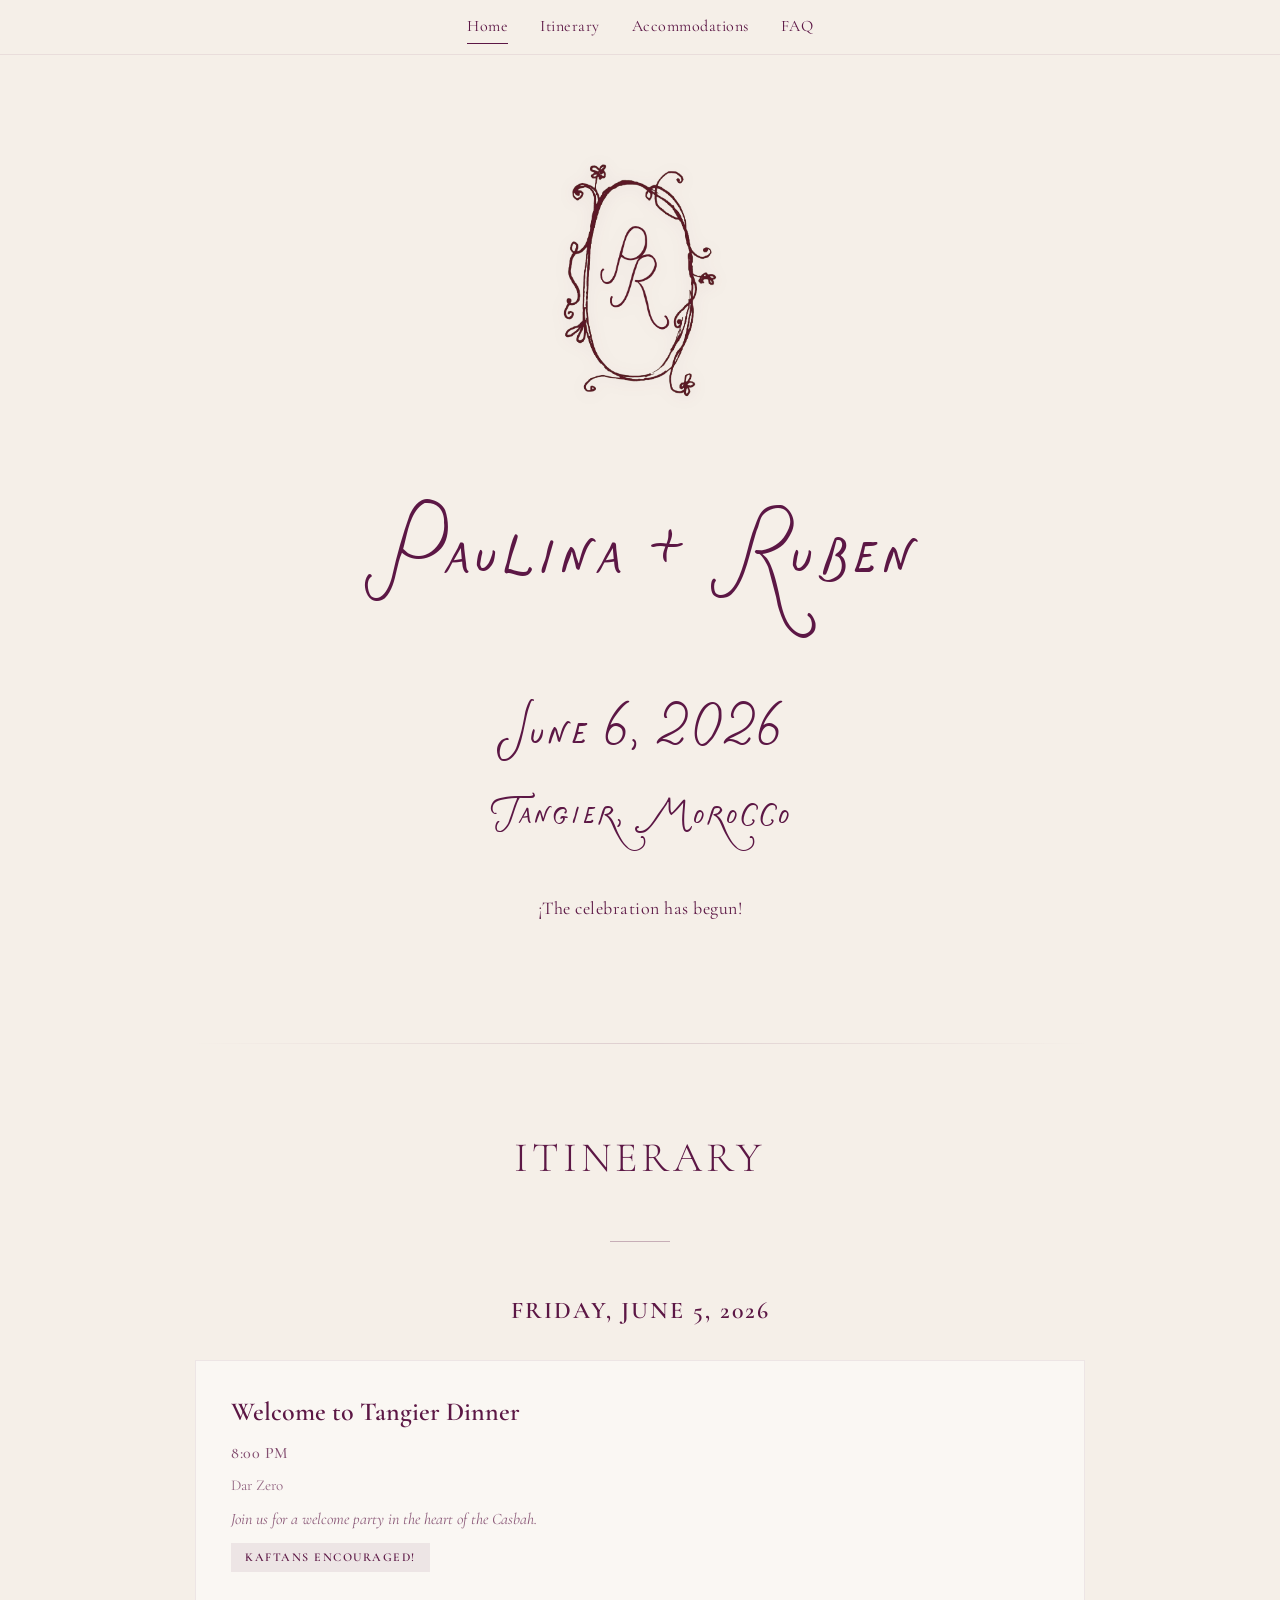
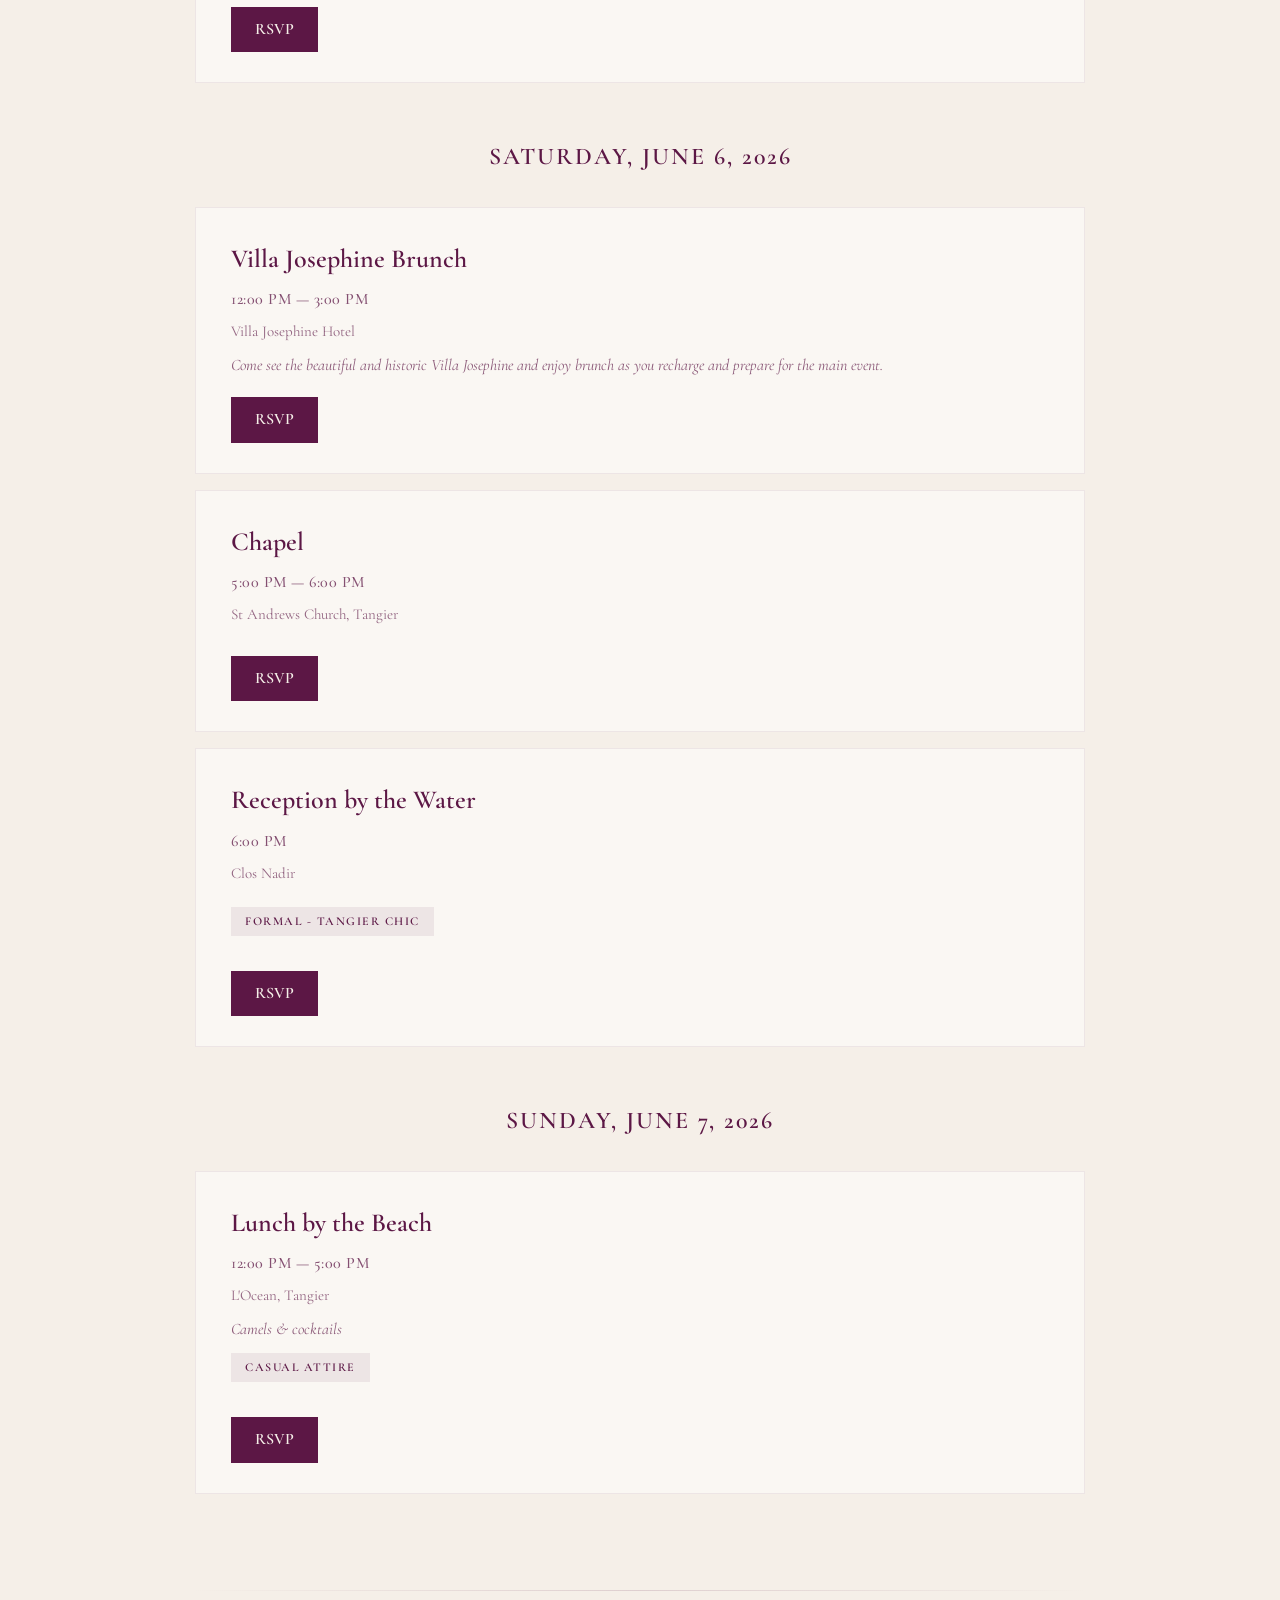
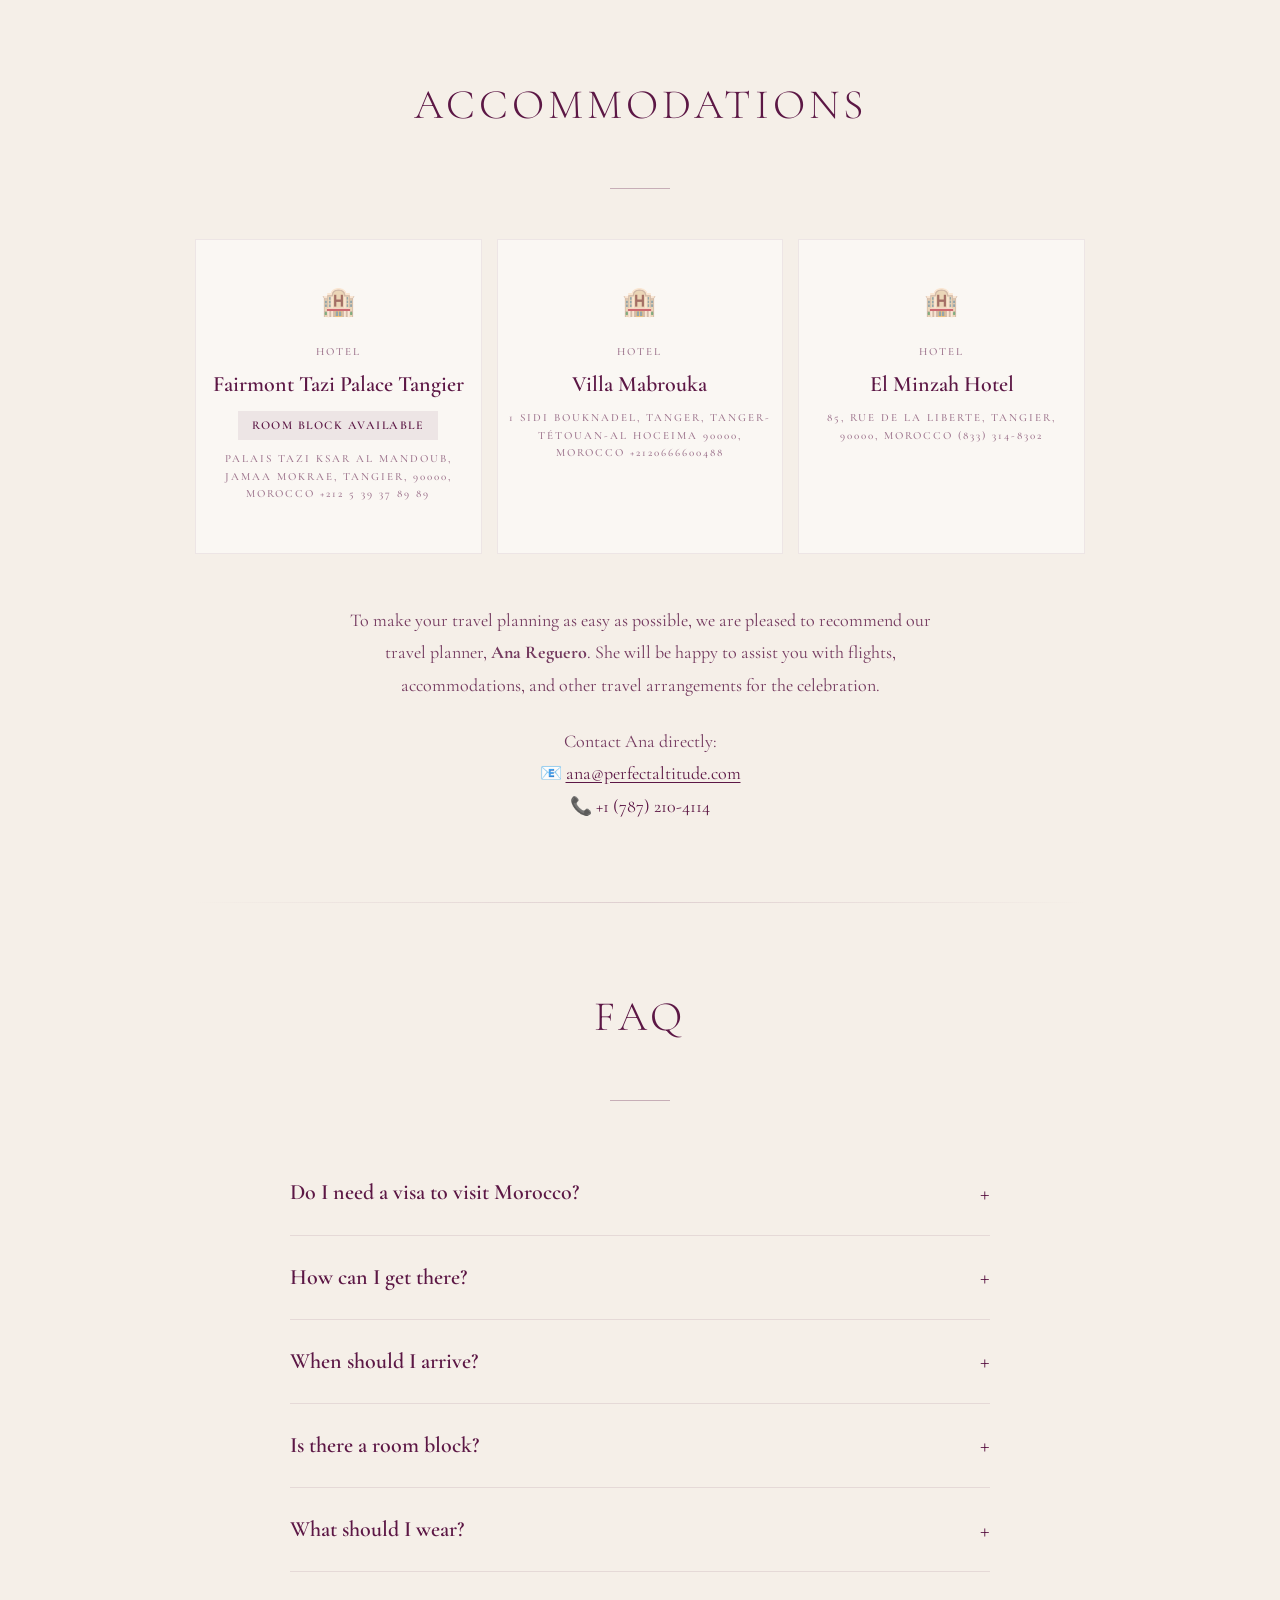
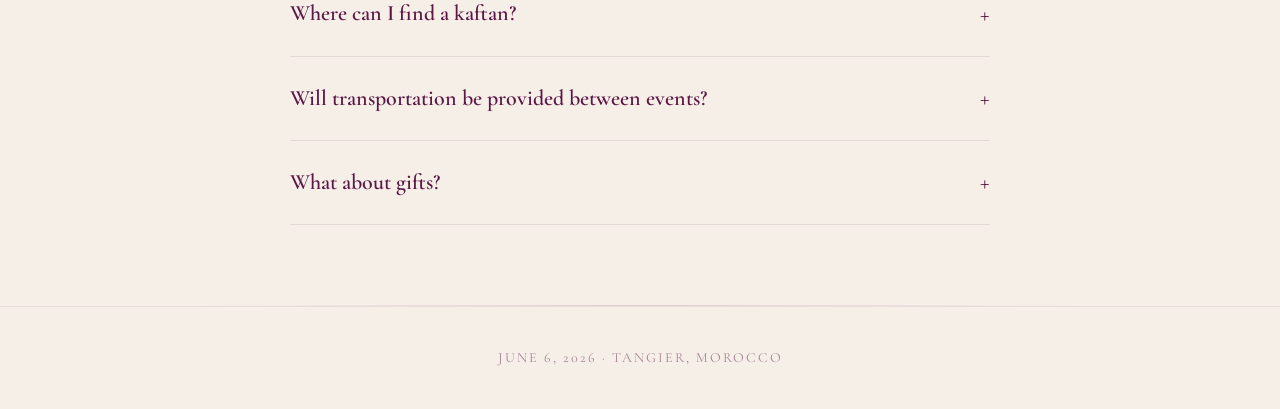
<file: index.html>
<!DOCTYPE html>
<html lang="es">

<head>
    <meta charset="UTF-8">
    <meta name="viewport" content="width=device-width, initial-scale=1.0">
    <title>Paulina & Ruben — June 6, 2026 · Tangier, Morocco</title>
    <meta name="description"
        content="The wedding website of Paulina Cuevas and Ruben Moreno. June 6, 2026 — Tangier, Morocco.">
    <meta property="og:title" content="Paulina & Ruben — June 6, 2026 · Tangier, Morocco">
    <meta property="og:description" content="The wedding website of Paulina Cuevas and Ruben Moreno. June 6, 2026 — Tangier, Morocco.">
    <meta property="og:image" content="https://ajratoni.github.io/paulinaandruben/socialsharing.png">
    <meta property="og:url" content="https://ajratoni.github.io/paulinaandruben/">
    <meta property="og:type" content="website">
    <meta name="twitter:card" content="summary_large_image">
    <meta name="twitter:image" content="https://ajratoni.github.io/paulinaandruben/socialsharing.png">
    <link rel="icon" type="image/png" href="favicon.png">
    <link
        href="https://fonts.googleapis.com/css2?family=Cormorant+Garamond:ital,wght@0,300;0,400;0,500;0,600;0,700;1,400;1,500&display=swap"
        rel="stylesheet">
    <style>
        @font-face {
            font-family: 'Lovers in New York';
            src: url('Lovers in New York.ttf') format('truetype');
            font-weight: normal;
            font-style: normal;
            font-display: swap;
        }

        /* ===== RESET & BASE ===== */
        *,
        *::before,
        *::after {
            margin: 0;
            padding: 0;
            box-sizing: border-box;
        }

        html {
            scroll-behavior: smooth;
            scroll-padding-top: 80px;
        }

        body {
            font-family: 'Cormorant Garamond', serif;
            background-color: rgb(245, 239, 232);
            color: rgb(92, 23, 69);
            min-height: 100vh;
            line-height: 1.6;
            -webkit-font-smoothing: antialiased;
        }

        /* ===== NAVIGATION (STICKY) ===== */
        header {
            position: sticky;
            top: 0;
            z-index: 100;
            background-color: rgba(245, 239, 232, 0.95);
            backdrop-filter: blur(12px);
            -webkit-backdrop-filter: blur(12px);
            border-bottom: 1px solid rgba(92, 23, 69, 0.08);
            transition: box-shadow 0.3s ease;
        }

        header.scrolled {
            box-shadow: 0 2px 20px rgba(92, 23, 69, 0.06);
        }

        .header-inner {
            max-width: 1000px;
            margin: 0 auto;
            display: flex;
            align-items: center;
            justify-content: center;
            padding: 14px 30px;
        }

        .header-logo {
            font-family: 'Lovers in New York', cursive;
            font-size: 22px;
            font-weight: 700;
            color: rgb(92, 23, 69);
            text-decoration: none;
            white-space: nowrap;
        }

        nav {
            display: flex;
            gap: 32px;
            align-items: center;
            flex-wrap: wrap;
            justify-content: center;
        }

        nav a {
            text-decoration: none;
            color: rgb(92, 23, 69);
            font-size: 16px;
            font-weight: 400;
            letter-spacing: 0.5px;
            transition: opacity 0.3s ease;
            position: relative;
        }

        nav a::after {
            content: '';
            position: absolute;
            bottom: -4px;
            left: 0;
            width: 0;
            height: 1px;
            background-color: rgb(92, 23, 69);
            transition: width 0.3s ease;
        }

        nav a:hover::after,
        nav a.active::after {
            width: 100%;
        }

        nav a:hover {
            opacity: 0.75;
        }

        /* Mobile menu toggle */
        .menu-toggle {
            display: none;
            background: none;
            border: none;
            cursor: pointer;
            padding: 8px;
            color: rgb(92, 23, 69);
        }

        .menu-toggle span {
            display: block;
            width: 22px;
            height: 2px;
            margin: 5px 0;
            background-color: rgb(92, 23, 69);
            transition: all 0.3s ease;
        }

        /* ===== SECTION BASE ===== */
        section {
            max-width: 900px;
            margin: 0 auto;
            padding: 80px 5px;
        }

        .section-title {
            font-family: 'Cormorant Garamond', serif;
            font-size: 42px;
            font-weight: 300;
            letter-spacing: 4px;
            text-transform: uppercase;
            margin-bottom: 50px;
            text-align: center;
            color: rgb(92, 23, 69);
        }

        .divider {
            width: 60px;
            height: 1px;
            background-color: rgba(92, 23, 69, 0.3);
            margin: 0 auto 50px;
        }

        .section-divider {
            width: 100%;
            max-width: 900px;
            margin: 0 auto;
            height: 1px;
            background: linear-gradient(90deg, transparent, rgba(92, 23, 69, 0.15), transparent);
        }

        /* ===== HERO / HOME ===== */
        #home {
            text-align: center;
            padding: 100px 40px 80px;
            min-height: calc(100vh - 60px);
            display: flex;
            flex-direction: column;
            align-items: center;
            justify-content: center;
        }

        .monogram {
            margin-bottom: 50px;
            animation: fadeInDown 1s ease 0.2s both;
        }

        .monogram img {
            width: 180px;
            height: auto;
            max-width: 100%;
            filter: drop-shadow(0 2px 8px rgba(92, 23, 69, 0.08));
        }

        .hero-names {
            font-family: 'Lovers in New York', cursive;
            font-size: 52px;
            font-weight: 400;
            color: rgb(92, 23, 69);
            padding: 15px 20px 20px;
            margin-bottom: 45px;
            line-height: 3;
            letter-spacing: 1px;
            overflow: visible;
            -webkit-text-size-adjust: 100%;
            -webkit-font-smoothing: antialiased;
            text-rendering: optimizeLegibility;
            -webkit-text-rendering: optimizeLegibility;
            transform: translateZ(0);
            animation: fadeInUp 1s ease 0.4s both;
        }

        .hero-date {
            font-family: 'Lovers in New York', cursive;
            font-size: 34px;
            font-weight: 400;
            color: rgb(92, 23, 69);
            line-height: 2;
            margin-bottom: 8px;
            letter-spacing: 1px;
            -webkit-font-smoothing: antialiased;
            text-rendering: optimizeLegibility;
            -webkit-text-rendering: optimizeLegibility;
            transform: translateZ(0);
            animation: fadeInUp 1s ease 0.6s both;
        }

        .hero-location {
            font-family: 'Lovers in New York', cursive;
            font-size: 26px;
            font-weight: 400;
            line-height: 3;
            color: rgb(92, 23, 69);
            margin-bottom: 40px;
            letter-spacing: 1px;
            -webkit-font-smoothing: antialiased;
            text-rendering: optimizeLegibility;
            -webkit-text-rendering: optimizeLegibility;
            transform: translateZ(0);
            animation: fadeInUp 1s ease 0.7s both;
        }

        .countdown {
            font-size: 18px;
            color: rgb(92, 23, 69);
            margin-bottom: 40px;
            letter-spacing: 0.5px;
            font-weight: 400;
            animation: fadeInUp 1s ease 0.8s both;
        }

        /* ===== BUTTONS ===== */
        .btn-primary {
            display: inline-block;
            background-color: rgb(92, 23, 69);
            color: rgb(245, 239, 232);
            border: none;
            padding: 14px 60px;
            font-size: 14px;
            font-family: 'Cormorant Garamond', serif;
            cursor: pointer;
            letter-spacing: 3px;
            text-transform: uppercase;
            font-weight: 600;
            transition: all 0.3s ease;
            text-decoration: none;
            animation: fadeInUp 1s ease 1s both;
        }

        .btn-primary:hover {
            background-color: rgb(72, 15, 53);
            transform: translateY(-1px);
            box-shadow: 0 4px 15px rgba(92, 23, 69, 0.2);
        }

        .btn-calendar {
            display: inline-block;
            background-color: rgb(92, 23, 69);
            color: rgb(245, 239, 232);
            border: none;
            padding: 10px 24px;
            font-size: 16px;
            font-family: 'Cormorant Garamond', serif;
            font-weight: 600;
            text-decoration: none;
            cursor: pointer;
            margin-top: 20px;
            transition: all 0.3s ease;
        }

        .btn-calendar:hover {
            background-color: rgb(72, 15, 53);
            transform: translateY(-1px);
            box-shadow: 0 4px 15px rgba(92, 23, 69, 0.2);
        }

        /* ===== RSVP SECTION ===== */
        #rsvp {
            text-align: center;
        }

        .rsvp-description {
            font-size: 20px;
            line-height: 1.8;
            max-width: 600px;
            margin: 0 auto 40px;
            font-weight: 400;
            color: rgba(92, 23, 69, 0.85);
        }

        .rsvp-form {
            max-width: 480px;
            margin: 0 auto;
            display: flex;
            flex-direction: column;
            gap: 20px;
        }

        .rsvp-form input {
            font-family: 'Cormorant Garamond', serif;
            font-size: 18px;
            padding: 14px 20px;
            border: 1px solid rgba(92, 23, 69, 0.2);
            background: rgba(255, 255, 255, 0.5);
            color: rgb(92, 23, 69);
            outline: none;
            transition: border-color 0.3s ease, box-shadow 0.3s ease;
            letter-spacing: 0.5px;
        }

        .rsvp-form input::placeholder {
            color: rgba(92, 23, 69, 0.4);
        }

        .rsvp-form input:focus {
            border-color: rgb(92, 23, 69);
            box-shadow: 0 0 0 3px rgba(92, 23, 69, 0.06);
        }

        .rsvp-form .btn-primary {
            animation: none;
            align-self: center;
        }

        /* ===== ITINERARY SECTION ===== */
        #itinerary {
            text-align: center;
        }

        .day-group {
            margin-bottom: 55px;
        }

        .day-group:last-child {
            margin-bottom: 0;
        }

        .day-date {
            font-family: 'Cormorant Garamond', serif;
            font-size: 24px;
            font-weight: 600;
            letter-spacing: 2px;
            text-transform: uppercase;
            margin-bottom: 30px;
            color: rgb(92, 23, 69);
        }

        .event-card {
            background: rgba(255, 255, 255, 0.45);
            border: 1px solid rgba(92, 23, 69, 0.08);
            padding: 30px 35px;
            margin-bottom: 16px;
            transition: all 0.3s ease;
            text-align: left;
        }

        .event-card:hover {
            background: rgba(255, 255, 255, 0.7);
            border-color: rgba(92, 23, 69, 0.15);
            box-shadow: 0 4px 20px rgba(92, 23, 69, 0.05);
        }

        .event-name {
            font-family: 'Cormorant Garamond', serif;
            font-size: 26px;
            font-weight: 600;
            margin-bottom: 8px;
            color: rgb(92, 23, 69);
        }

        .event-time {
            font-size: 16px;
            font-weight: 500;
            margin-bottom: 6px;
            letter-spacing: 0.5px;
            color: rgba(92, 23, 69, 0.75);
        }

        .event-location {
            font-size: 15px;
            color: rgba(92, 23, 69, 0.65);
            margin-bottom: 10px;
        }

        .event-location a {
            color: rgba(92, 23, 69, 0.65);
            text-decoration: underline;
            text-underline-offset: 3px;
            transition: color 0.3s ease;
        }

        .event-location a:hover {
            color: rgb(92, 23, 69);
        }

        .event-note {
            font-style: italic;
            font-size: 16px;
            color: rgba(92, 23, 69, 0.7);
            margin-top: 10px;
            line-height: 1.5;
        }

        .event-tag {
            display: inline-block;
            font-size: 12px;
            letter-spacing: 1.5px;
            text-transform: uppercase;
            font-weight: 600;
            padding: 5px 14px;
            background: rgba(92, 23, 69, 0.08);
            color: rgb(92, 23, 69);
            margin-top: 12px;
        }

        /* ===== ACCOMMODATIONS SECTION ===== */
        #accommodations {
            text-align: center;
        }

        .hotels-grid {
            display: grid;
            grid-template-columns: repeat(3, 1fr);
            gap: 15px;
        }

        .hotel-card {
            background: rgba(255, 255, 255, 0.45);
            border: 1px solid rgba(92, 23, 69, 0.08);
            padding: 40px 10px;
            transition: all 0.3s ease;
            display: flex;
            flex-direction: column;
            align-items: center;
            text-align: center;
            text-decoration: none;
            color: rgb(92, 23, 69);
        }

        .hotel-card:hover {
            background: rgba(255, 255, 255, 0.7);
            border-color: rgba(92, 23, 69, 0.15);
            box-shadow: 0 6px 25px rgba(92, 23, 69, 0.06);
            transform: translateY(-3px);
        }

        .hotel-icon {
            font-size: 28px;
            margin-bottom: 18px;
            opacity: 0.6;
        }

        .hotel-label {
            font-size: 11px;
            letter-spacing: 2px;
            text-transform: uppercase;
            font-weight: 500;
            opacity: 0.6;
            margin-bottom: 10px;
        }

        .hotel-name {
            font-family: 'Cormorant Garamond', serif;
            font-size: 22px;
            font-weight: 600;
            color: rgb(92, 23, 69);
            line-height: 1.3;
        }

        .hotel-address {
            font-size: 11px;
            letter-spacing: 2px;
            text-transform: uppercase;
            font-weight: 500;
            opacity: 0.6;
            margin-top: 10px;
            margin-bottom: 10px;
        }

        /* ===== FAQ SECTION ===== */
        #faqs {
            text-align: center;
        }

        .faq-list {
            max-width: 700px;
            margin: 0 auto;
            text-align: left;
        }

        .faq-item {
            border-bottom: 1px solid rgba(92, 23, 69, 0.1);
            overflow: hidden;
        }

        .faq-question {
            font-family: 'Cormorant Garamond', serif;
            font-size: 22px;
            font-weight: 600;
            padding: 24px 40px 24px 0;
            cursor: pointer;
            display: flex;
            justify-content: space-between;
            align-items: center;
            color: rgb(92, 23, 69);
            transition: opacity 0.3s ease;
            user-select: none;
            position: relative;
        }

        .faq-question:hover {
            opacity: 0.75;
        }

        .faq-question::after {
            content: '+';
            font-size: 24px;
            font-weight: 300;
            position: absolute;
            right: 0;
            transition: transform 0.3s ease;
        }

        .faq-item.open .faq-question::after {
            transform: rotate(45deg);
        }

        .faq-answer {
            max-height: 0;
            overflow: hidden;
            transition: max-height 0.4s ease, padding 0.4s ease;
        }

        .faq-item.open .faq-answer {
            max-height: 1200px;
            padding-bottom: 24px;
        }

        .faq-answer-inner {
            font-size: 17px;
            line-height: 1.8;
            color: rgba(92, 23, 69, 0.78);
            padding-right: 40px;
        }

        .faq-answer-inner a {
            color: rgb(92, 23, 69);
            text-decoration: underline;
            text-underline-offset: 3px;
        }



        /* ===== FOOTER ===== */
        footer {
            text-align: center;
            padding: 40px 30px;
            border-top: 1px solid rgba(92, 23, 69, 0.08);
        }

        .footer-names {
            font-family: 'Lovers in New York', cursive;
            font-size: 28px;
            font-weight: 700;
            color: rgb(92, 23, 69);
            margin-bottom: 10px;
        }

        .footer-date {
            font-size: 14px;
            letter-spacing: 2px;
            text-transform: uppercase;
            font-weight: 400;
            color: rgba(92, 23, 69, 0.5);
        }

        /* ===== ANIMATIONS ===== */
        @keyframes fadeInUp {
            from {
                opacity: 0;
                transform: translateY(20px) translateZ(0);
            }

            to {
                opacity: 1;
                transform: translateY(0) translateZ(0);
            }
        }

        @keyframes fadeInDown {
            from {
                opacity: 0;
                transform: translateY(-20px);
            }

            to {
                opacity: 1;
                transform: translateY(0);
            }
        }

        /* ===== RESPONSIVE ===== */
        @media (max-width: 768px) {
            html {
                scroll-padding-top: 70px;
            }

            .header-inner {
                padding: 12px 20px;
                justify-content: flex-end;
            }

            .menu-toggle {
                display: block;
            }

            nav {
                display: none;
                position: absolute;
                top: 100%;
                left: 0;
                right: 0;
                background-color: rgba(245, 239, 232, 0.98);
                backdrop-filter: blur(12px);
                flex-direction: column;
                padding: 20px 30px 30px;
                gap: 18px;
                border-bottom: 1px solid rgba(92, 23, 69, 0.08);
            }

            nav.open {
                display: flex;
            }

            section {
                padding: 60px 24px;
            }

            #home {
                padding: 80px 24px 60px;
                min-height: auto;
            }

            .hero-names {
                font-size: 36px;
            }

            .hero-date {
                font-size: 26px;
                line-height: 2.5;
            }

            .hero-location {
                font-size: 20px;
            }

            .section-title {
                font-size: 32px;
                letter-spacing: 3px;
            }

            .monogram img {
                width: 100px;
            }



            .hotels-grid {
                grid-template-columns: 1fr;
                gap: 16px;
            }

            .event-card {
                padding: 24px 20px;
            }

            .faq-question {
                font-size: 19px;
                padding: 20px 35px 20px 0;
            }

            .faq-answer-inner {
                font-size: 16px;
                padding-right: 20px;
            }
        }

        @media (max-width: 480px) {
            .hero-names {
                font-size: 28px;
            }

            .btn-primary {
                padding: 12px 40px;
            }
        }
    </style>
</head>

<body>
    <!-- ===== HEADER / NAVIGATION ===== -->
    <header id="header">
        <div class="header-inner">
            <button class="menu-toggle" id="menuToggle" aria-label="Toggle menu">
                <span></span>
                <span></span>
                <span></span>
            </button>
            <nav id="mainNav">
                <a href="#home">Home</a>
                <a href="#itinerary">Itinerary</a>
                <a href="#accommodations">Accommodations</a>
                <a href="#faqs">FAQ</a>
            </nav>
        </div>
    </header>

    <!-- ===== HOME ===== -->
    <section id="home">
        <div class="monogram">
            <img src="PR.png" alt="Monograma PR">
        </div>
        <div class="hero-names">Paulina + Ruben</div>
        <div class="hero-date">June 6, 2026</div>
        <div class="hero-location">Tangier, Morocco</div>
        <div class="countdown" id="countdown">
            <!-- Countdown loads here -->
        </div>
    </section>

    <div class="section-divider"></div>

    <!-- ===== ITINERARY ===== -->
    <section id="itinerary">
        <h2 class="section-title">Itinerary</h2>
        <div class="divider"></div>

        <!-- Friday -->
        <div class="day-group">
            <div class="day-date">Friday, June 5, 2026</div>
            <div class="event-card">
                <div class="event-name">Welcome to Tangier Dinner</div>
                <div class="event-time">8:00 PM</div>
                <div class="event-location">Dar Zero</div>
                <p class="event-note">Join us for a welcome party in the heart of the Casbah.</p>
                <div style="margin-bottom: 15px;">
                    <span class="event-tag">Kaftans encouraged!</span>
                </div>
                <a href="rsvp.html?event=welcome_dinner" class="btn-calendar">RSVP</a>
            </div>
        </div>

        <!-- Saturday -->
        <div class="day-group">
            <div class="day-date">Saturday, June 6, 2026</div>

            <div class="event-card">
                <div class="event-name">Villa Josephine Brunch</div>
                <div class="event-time">12:00 PM — 3:00 PM</div>
                <div class="event-location">Villa Josephine Hotel</div>
                <p class="event-note">Come see the beautiful and historic Villa Josephine and enjoy brunch as you recharge and prepare for the main event.</p>
                <a href="rsvp.html?event=villa_brunch" class="btn-calendar">RSVP</a>
            </div>

            <div class="event-card">
                <div class="event-name">Chapel</div>
                <div class="event-time">5:00 PM — 6:00 PM</div>
                <div class="event-location">St Andrews Church, Tangier</div>
                <a href="rsvp.html?event=chapel" class="btn-calendar">RSVP</a>
            </div>

            <div class="event-card">
                <div class="event-name">Reception by the Water</div>
                <div class="event-time">6:00 PM</div>
                <div class="event-location">Clos Nadir</div>
                <div style="margin-bottom: 15px;">
                    <span class="event-tag">Formal - Tangier Chic</span>
                </div>
                <a href="rsvp.html?event=reception" class="btn-calendar">RSVP</a>
            </div>
        </div>

        <!-- Sunday -->
        <div class="day-group">
            <div class="day-date">Sunday, June 7, 2026</div>
            <div class="event-card">
                <div class="event-name">Lunch by the Beach</div>
                <div class="event-time">12:00 PM — 5:00 PM</div>
                <div class="event-location">L'Ocean, Tangier</div>
                <p class="event-note">Camels & cocktails</p>
                <div style="margin-bottom: 15px;">
                    <span class="event-tag">Casual Attire</span>
                </div>
                <a href="rsvp.html?event=lunch_beach" class="btn-calendar">RSVP</a>
            </div>
        </div>
    </section>

    <div class="section-divider"></div>

    <!-- ===== ACCOMMODATIONS ===== -->
    <section id="accommodations">
        <h2 class="section-title">Accommodations</h2>
        <div class="divider"></div>

        <div class="hotels-grid">
            <a href="https://www.fairmont.com/en/hotels/tangier/fairmont-tazi-palace-tangier.html" class="hotel-card"
                target="_blank" rel="noopener noreferrer">
                <div class="hotel-icon">🏨</div>
                <div class="hotel-label">Hotel</div>
                <div class="hotel-name">Fairmont Tazi Palace Tangier</div>
                <div class="event-tag">Room block available</div>
                <div class="hotel-address">Palais Tazi Ksar Al Mandoub, Jamaa Mokrae, Tangier, 90000, Morocco +212 5 39
                    37 89 89
                </div>
            </a>
            <a href="https://villamabrouka.com/" class="hotel-card" target="_blank" rel="noopener noreferrer">
                <div class="hotel-icon">🏨</div>
                <div class="hotel-label">Hotel</div>
                <div class="hotel-name">Villa Mabrouka</div>
                <div class="hotel-address">1 Sidi Bouknadel, Tanger, Tanger-Tétouan-Al Hoceima 90000, Morocco
                    +2120666600488</div>
            </a>
            <a href="https://elminzah.leroyal.com/" class="hotel-card" target="_blank" rel="noopener noreferrer">
                <div class="hotel-icon">🏨</div>
                <div class="hotel-label">Hotel</div>
                <div class="hotel-name">El Minzah Hotel</div>
                <div class="hotel-address">85, Rue De La Liberte, Tangier, 90000, Morocco (833) 314-8302</div>
            </a>
        </div>

        <div class="travel-planner"
            style="margin-top: 50px; max-width: 600px; margin-left: auto; margin-right: auto; text-align: center; font-size: 18px; line-height: 1.8; color: rgba(92, 23, 69, 0.85);">
            <p>To make your travel planning as easy as possible, we are pleased to recommend our travel planner,
                <strong>Ana Reguero</strong>. She will be happy to assist you with flights, accommodations, and other
                travel arrangements for the celebration.
            </p>
            <p style="margin-top: 24px;">
                Contact Ana directly:<br>
                📧 <a href="mailto:ana@perfectaltitude.com"
                    style="color: rgb(92, 23, 69); text-decoration: underline; text-underline-offset: 3px;">ana@perfectaltitude.com</a><br>
                📞 <a href="tel:+17872104114" style="color: rgb(92, 23, 69); text-decoration: none;">+1 (787)
                    210-4114</a>
            </p>
        </div>
    </section>

    <div class="section-divider"></div>

    <!-- ===== FAQs ===== -->
    <section id="faqs">
        <h2 class="section-title">FAQ</h2>
        <div class="divider"></div>

        <div class="faq-list">
            <div class="faq-item" id="faq-1">
                <div class="faq-question" onclick="toggleFaq('faq-1')">
                    Do I need a visa to visit Morocco?
                </div>
                <div class="faq-answer">
                    <div class="faq-answer-inner">
                        US, EU, and UK passport holders can enter Morocco visa-free for up to 90 days.
                        Please check the requirements for your specific nationality well in advance.
                    </div>
                </div>
            </div>

            <div class="faq-item" id="faq-2">
                <div class="faq-question" onclick="toggleFaq('faq-2')">
                    How can I get there?
                </div>
                <div class="faq-answer">
                    <div class="faq-answer-inner">
                        There are a few ways to reach Tangier — by plane, train, or ferry!<br><br>
                        <strong>By air:</strong> From Puerto Rico and Miami, the most direct route is through Madrid.
                        From NYC, there are more options, especially to Casablanca.<br><br>
                        <strong>By train:</strong> If you fly into Casablanca, a high-speed train will get you to
                        Tangier
                        in about 2 hours. Economy seats start around $36 and First Class around $46.<br><br>
                        <strong>By ferry:</strong> If you fly into Málaga, you can drive (or hire a driver) to Tarifa
                        and
                        catch a ferry to Tangier. Ferries run daily, take about 1 hour, and cost approximately €40.
                        You can book here: <a href="https://clickferry.com" target="_blank">clickferry.com</a>
                    </div>
                </div>
            </div>

            <div class="faq-item" id="faq-3">
                <div class="faq-question" onclick="toggleFaq('faq-3')">
                    When should I arrive?
                </div>
                <div class="faq-answer">
                    <div class="faq-answer-inner">
                        The first official event is the Welcome Party on Friday at 8 PM, so plan to arrive by then!
                    </div>
                </div>
            </div>

            <div class="faq-item" id="faq-4">
                <div class="faq-question" onclick="toggleFaq('faq-4')">
                    Is there a room block?
                </div>
                <div class="faq-answer">
                    <div class="faq-answer-inner">
                        Yes! We have reserved rooms at a discounted rate at the Fairmont. We recommend booking early, as
                        June is a popular time to visit Tangier.<br><br>
                        To make planning easier, we're happy to recommend our travel planner, <strong>Ana
                            Reguero</strong>,
                        who can help with flights, accommodations, and all the details.<br>
                        📧 <a href="mailto:ana@perfectaltitude.com">ana@perfectaltitude.com</a> · 📞 +1 (787) 210-4114
                    </div>
                </div>
            </div>

            <div class="faq-item" id="faq-5">
                <div class="faq-question" onclick="toggleFaq('faq-5')">
                    What should I wear?
                </div>
                <div class="faq-answer">
                    <div class="faq-answer-inner">
                        <strong>Friday, Welcome Party:</strong> Kaftans encouraged! If not, Moroccan inspired attire is
                        perfect - come embrace the spirit of Tangier!<br>
                        <strong>Saturday, Wedding:</strong> Tangier Chic Formal — dress to impress and have fun doing so. Ideally our guests would be drawing from Moroccan inspired styles that balance elegance and ease, capturing the timeless spirit of Tangier.<br>
                        <strong>Sunday, Brunch:</strong> Beach casual.<br><br>
                        June evenings can be breezy, so a light layer is always a good idea.<br><br>
                        🕌 <em>A note on local culture:</em> Tangier is one of Morocco's most cosmopolitan cities.
                        When exploring the medina and markets, lightweight fabrics like linen and cotton are ideal for
                        June.
                        Maxi dresses, flowy pants, and loose tops all work beautifully. Swimwear is great at hotel pools
                        and beaches — just toss on a cover-up when heading into town. A light scarf is a great idea for
                        the afternoon when it gets a bit chillier.
                    </div>
                </div>
            </div>

            <div class="faq-item" id="faq-6">
                <div class="faq-question" onclick="toggleFaq('faq-6')">
                    Where can I find a kaftan?
                </div>
                <div class="faq-answer">
                    <div class="faq-answer-inner">
                        There are many stores and markets to explore in Tangier, but here are a few of our favorites -
                        of course you’re welcome to find a kaftan before arriving as well.<br><br>

                        <strong>Las Chicas</strong><br>
                        Place du Tabor, Tangier · +212 5393-74510<br>
                        <a href="https://laschicastanger.tumblr.com/"
                            target="_blank">laschicastanger.tumblr.com</a><br><br>

                        <strong>Laure Welfling</strong><br>
                        A French designer’s vibrant boutique with richly embroidered silk kaftans, all hand-sewn by
                        Tangier’s finest tailors.<br>
                        3 Place de la Kasbah, Tangier · +212 5399-49789<br>
                        <a href="https://laurewelfling.com" target="_blank">laurewelfling.com</a><br><br>

                        <strong>Au Fil de Tanger</strong><br>
                        A charming workshop and showroom with handmade kaftans, accessories, and homeware — each piece
                        crafted on-site.<br>
                        Place de la Kasbah, Tangier · +212 610-677213<br><br>

                        <strong>Kasbah Collective</strong><br>
                        A beautifully curated boutique showcasing new-generation Tanjawi crafts — clothing, accessories,
                        and design pieces from young local artisans.<br>
                        30 Rue Kacem Guennoun, Tangier · +212 5393-72122<br>
                        <a href="https://kasbahcollective.com" target="_blank">kasbahcollective.com</a><br><br>

                        <strong>Boutique Majid</strong><br>
                        A treasure trove of textiles, kaftans, and unique Moroccan finds in the heart of the Ancien
                        Medina.<br>
                        66 Rue Almohades, Tangier · +212 661-192802<br>
                        <a href="https://boutiquemajid.com" target="_blank">boutiquemajid.com</a><br><br>

                        Don’t want to wait? Here are some online options:<br>
                        <a href="https://www.kaftanelegance.com/collections/kaftan?page=3" target="_blank">kaftanelegance.com</a><br>
                        <a href="https://www.maisondemarrakech.com/en-us/collections/kaftans" target="_blank">maisondemarrakech.com</a><br>
                        <a href="https://treasuresofmorocco.com/product-category/clothing/men/caftans/" target="_blank">treasuresofmorocco.com</a><br>
                        <a href="https://madeinatlas.com/moroccan-mens-clothing/" target="_blank">madeinatlas.com</a>
                    </div>
                </div>
            </div>

<div class="faq-item" id="faq-8">
                <div class="faq-question" onclick="toggleFaq('faq-8')">
                    Will transportation be provided between events?
                </div>
                <div class="faq-answer">
                    <div class="faq-answer-inner">
                        Yes! We will arrange transportation to and from all wedding events. Detailed logistics
                        will be shared closer to the date.
                    </div>
                </div>
            </div>

            <div class="faq-item" id="faq-9">
                <div class="faq-question" onclick="toggleFaq('faq-9')">
                    What about gifts?
                </div>
                <div class="faq-answer">
                    <div class="faq-answer-inner">
                        Your presence in Tangier is the greatest gift! 🎁
                    </div>
                </div>
            </div>
        </div>
    </section>

    <div class="section-divider"></div>



    <!-- ===== FOOTER ===== -->
    <footer>
        <div class="footer-date">June 6, 2026 · Tangier, Morocco</div>
    </footer>

    <!-- ===== SCRIPTS ===== -->
    <script>
        // ---- Countdown Timer ----
        function updateCountdown() {
            const targetDate = new Date('2026-06-06T00:00:00').getTime();

            function tick() {
                const now = new Date().getTime();
                const diff = targetDate - now;

                if (diff > 0) {
                    const days = Math.floor(diff / (1000 * 60 * 60 * 24));
                    const hours = Math.floor((diff % (1000 * 60 * 60 * 24)) / (1000 * 60 * 60));
                    const minutes = Math.floor((diff % (1000 * 60 * 60)) / (1000 * 60));
                    const seconds = Math.floor((diff % (1000 * 60)) / 1000);

                    document.getElementById('countdown').textContent =
                        `${days} days ${hours} hours ${minutes} minutes ${seconds} seconds`;
                } else {
                    document.getElementById('countdown').textContent = '¡The celebration has begun!';
                }
            }

            tick();
            setInterval(tick, 1000);
        }

        // ---- Add to Calendar ----
        function downloadICS(title, description, location, start, end) {
            const icsContent = `BEGIN:VCALENDAR
VERSION:2.0
PRODID:-//Paulina & Ruben Wedding//EN
CALSCALE:GREGORIAN
BEGIN:VEVENT
SUMMARY:${title}
DESCRIPTION:${description}
LOCATION:${location}
DTSTART:${start}
DTEND:${end}
END:VEVENT
END:VCALENDAR`;

            const blob = new Blob([icsContent], { type: 'text/calendar;charset=utf-8' });
            const link = document.createElement('a');
            link.href = window.URL.createObjectURL(blob);
            link.setAttribute('download', `${title.replace(/\\s+/g, '_')}.ics`);
            document.body.appendChild(link);
            link.click();
            document.body.removeChild(link);
        }

        // ---- RSVP Form ----
        const rsvpForm = document.getElementById('rsvpForm');
        if (rsvpForm) {
            rsvpForm.addEventListener("submit", async function (e) {
                e.preventDefault();
                const first = document.getElementById('rsvpFirstName').value.trim();
                const last = document.getElementById('rsvpLastName').value.trim();

                if (first && last) {
                    const GOOGLE_SCRIPT_URL = "https://script.google.com/macros/s/AKfycbyCRrNfS42zS24kfHMCkRWRWQYqIjWi2f_rH17u_zyPoiCUgZfFlazlRFn_TnvGHtaT/exec";

                    // Cambiar el botón a "Enviando" y deshabilitarlo
                    const submitBtn = rsvpForm.querySelector('button[type="submit"]');
                    const originalText = submitBtn.textContent;
                    submitBtn.textContent = 'Sending...';
                    submitBtn.disabled = true;

                    try {
                        await fetch(GOOGLE_SCRIPT_URL, {
                            method: 'POST',
                            body: new FormData(rsvpForm),
                            // 'no-cors' previene problemas de bloqueos en el navegador con Google Scripts
                            mode: 'no-cors'
                        });

                        // Con 'no-cors', la respuesta es "opaca", así que si no hubo error de red, asumimos éxito.
                        alert(`Thank you, ${first} ${last}! Your RSVP has been received. We look forward to celebrating with you in Tangier! 🇲🇦`);
                        rsvpForm.reset();
                    } catch (error) {
                        alert("Error de conexión. Revisa tu internet y vuelve a intentar.");
                        console.error('Error:', error);
                    } finally {
                        // Restaurar botón
                        submitBtn.textContent = originalText;
                        submitBtn.disabled = false;
                    }
                }
            });
        }

        // ---- FAQ Accordion ----
        function toggleFaq(id) {
            const item = document.getElementById(id);
            const wasOpen = item.classList.contains('open');

            // Close all
            document.querySelectorAll('.faq-item').forEach(el => el.classList.remove('open'));

            // Toggle clicked
            if (!wasOpen) {
                item.classList.add('open');
            }
        }

        // ---- Sticky Header Shadow ----
        window.addEventListener('scroll', () => {
            const header = document.getElementById('header');
            if (window.scrollY > 10) {
                header.classList.add('scrolled');
            } else {
                header.classList.remove('scrolled');
            }
        });

        // ---- Mobile Menu Toggle ----
        document.getElementById('menuToggle').addEventListener('click', () => {
            const nav = document.getElementById('mainNav');
            nav.classList.toggle('open');
        });

        // Close mobile menu when a link is clicked
        document.querySelectorAll('#mainNav a').forEach(link => {
            link.addEventListener('click', () => {
                document.getElementById('mainNav').classList.remove('open');
            });
        });

        // ---- Active Nav Link ----
        const sections = document.querySelectorAll('section[id]');
        const navLinks = document.querySelectorAll('nav a');

        window.addEventListener('scroll', () => {
            let current = '';
            sections.forEach(section => {
                const sectionTop = section.offsetTop - 120;
                if (scrollY >= sectionTop) {
                    current = section.getAttribute('id');
                }
            });

            navLinks.forEach(link => {
                link.classList.remove('active');
                if (link.getAttribute('href') === `#${current}`) {
                    link.classList.add('active');
                }
            });
        });

        // ---- Init ----
        window.addEventListener('load', updateCountdown);
    </script>
</body>

</html>
</file>
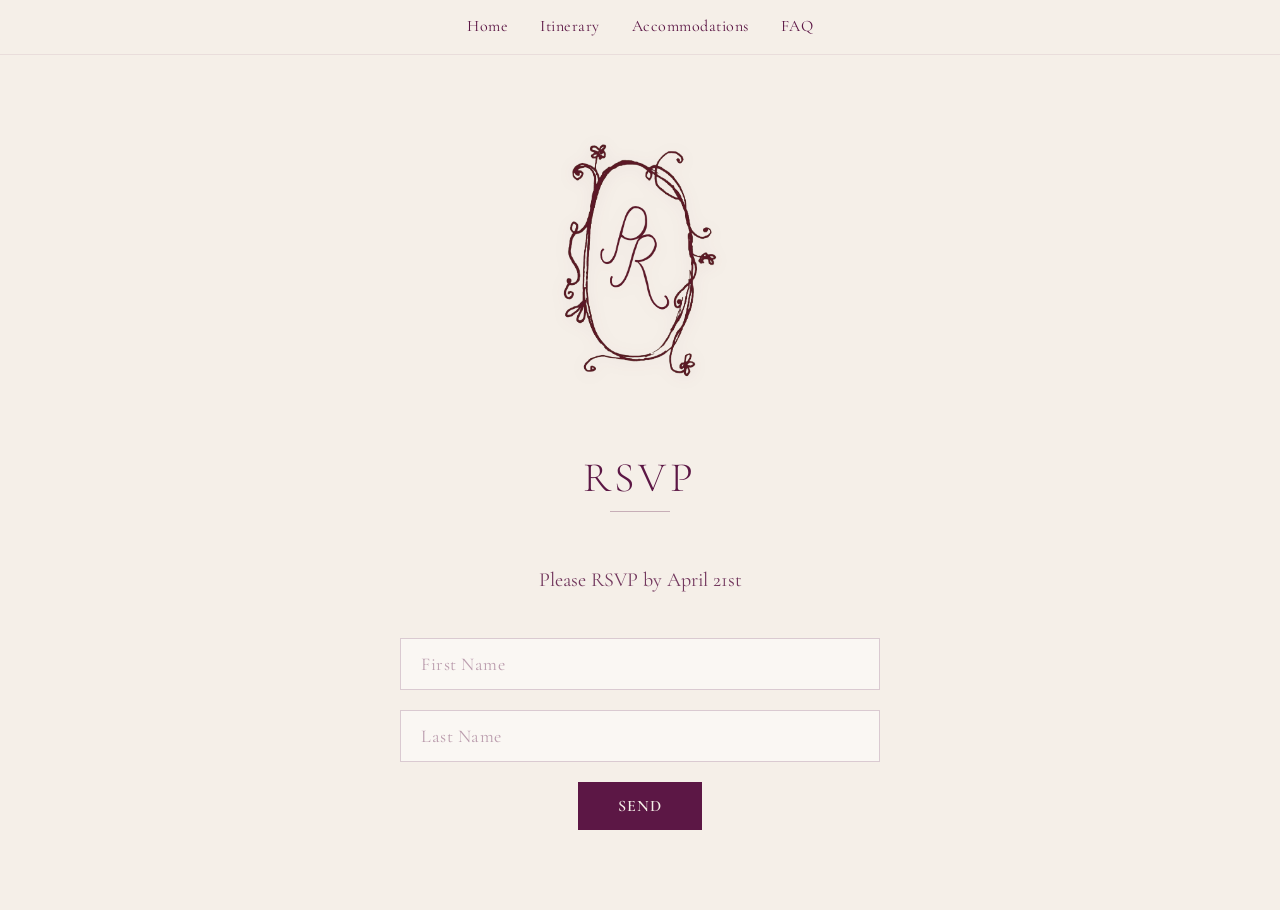
<file: rsvp.html>
<!DOCTYPE html>
<html lang="es">

<head>
    <meta charset="UTF-8">
    <meta name="viewport" content="width=device-width, initial-scale=1.0">
    <title>RSVP — Paulina & Ruben · Tangier, Morocco</title>
    <meta name="description" content="RSVP for Paulina & Ruben's wedding in Tangier, Morocco on June 6, 2026.">
    <link
        href="https://fonts.googleapis.com/css2?family=Cormorant+Garamond:ital,wght@0,300;0,400;0,500;0,600;0,700;1,400;1,500&display=swap"
        rel="stylesheet">
    <link rel="stylesheet" href="styles.css">
</head>

<body>
    <!-- ===== HEADER / NAVIGATION ===== -->
    <header id="header">
        <div class="header-inner">
            <button class="menu-toggle" id="menuToggle" aria-label="Toggle menu">
                <span></span>
                <span></span>
                <span></span>
            </button>
            <nav id="mainNav">
                <a href="index.html#home">Home</a>
                <a href="index.html#itinerary">Itinerary</a>
                <a href="index.html#accommodations">Accommodations</a>
                <a href="index.html#faqs">FAQ</a>
            </nav>
        </div>
    </header>

    <!-- ===== RSVP ===== -->
    <section id="rsvp">
        <div class="monogram">
            <img src="PR.png" alt="Monograma PR">
        </div>
        <h2 class="section-title">RSVP</h2>
        <div class="divider"></div>
        <p class="rsvp-description">
            Please RSVP by April 21st
        </p>
        <form class="rsvp-form" id="rsvpForm">
            <!-- Campo oculto para almacenar el evento de origen -->
            <input type="hidden" name="Event" id="eventInput">
            <input type="text" name="First Name" id="rsvpFirstName" placeholder="First Name" required>
            <input type="text" name="Last Name" id="rsvpLastName" placeholder="Last Name" required>
            <button type="submit" class="btn-primary">SEND</button>
        </form>
    </section>

    <script>
        // Capturar el parámetro 'event' de la URL y establecerlo en el formulario
        const urlParams = new URLSearchParams(window.location.search);
        const eventParam = urlParams.get('event');
        if (eventParam) {
            document.getElementById('eventInput').value = eventParam;
        }

        const menuToggle = document.getElementById('menuToggle');
        const mainNav = document.getElementById('mainNav');

        menuToggle.addEventListener('click', () => {
            menuToggle.classList.toggle('active');
            mainNav.classList.toggle('open');
        });

        // Close menu when clicking on a link
        mainNav.querySelectorAll('a').forEach(link => {
            link.addEventListener('click', () => {
                menuToggle.classList.remove('active');
                mainNav.classList.remove('open');
            });
        });

        // ---- RSVP Form ----
        const rsvpForm = document.getElementById('rsvpForm');
        rsvpForm.addEventListener("submit", async function (e) {
            e.preventDefault();
            const first = document.getElementById('rsvpFirstName').value.trim();
            const last = document.getElementById('rsvpLastName').value.trim();

            if (first && last) {
                const GOOGLE_SCRIPT_URL = "https://script.google.com/macros/s/AKfycbyoN872yTdCk6fAkbvP9gXGULlQDOpsQR8EQuH4jWZBwV3aFrFvAkpj3ZgoMvky3BIq/exec";

                // Cambiar el botón a "Enviando" y deshabilitarlo
                const submitBtn = rsvpForm.querySelector('button[type="submit"]');
                const originalText = submitBtn.textContent;
                submitBtn.textContent = 'Sending...';
                submitBtn.disabled = true;

                try {
                    await fetch(GOOGLE_SCRIPT_URL, {
                        method: 'POST',
                        body: new FormData(rsvpForm),
                        mode: 'no-cors'
                    });

                    alert(`Thank you, ${first} ${last}! Your RSVP has been received. We look forward to celebrating with you in Tangier! 🇲🇦`);
                    rsvpForm.reset();
                } catch (error) {
                    alert("Error de conexión. Revisa tu internet y vuelve a intentar.");
                    console.error('Error:', error);
                } finally {
                    submitBtn.textContent = originalText;
                    submitBtn.disabled = false;
                }
            }
        });

        // Header scroll effect
        window.addEventListener('scroll', () => {
            const header = document.getElementById('header');
            if (window.scrollY > 50) {
                header.classList.add('scrolled');
            } else {
                header.classList.remove('scrolled');
            }
        });
    </script>
</body>

</html>
</file>
<file: styles.css>
@font-face {
    font-family: 'Lovers in New York';
    src: url('Lovers in New York.ttf') format('truetype');
    font-weight: normal;
    font-style: normal;
    font-display: swap;
}

/* ===== RESET & BASE ===== */
*,
*::before,
*::after {
    margin: 0;
    padding: 0;
    box-sizing: border-box;
}

html {
    scroll-behavior: smooth;
    scroll-padding-top: 80px;
}

body {
    font-family: 'Cormorant Garamond', serif;
    background-color: rgb(245, 239, 232);
    color: rgb(92, 23, 69);
    min-height: 100vh;
    line-height: 1.6;
    -webkit-font-smoothing: antialiased;
}

/* ===== NAVIGATION (STICKY) ===== */
header {
    position: sticky;
    top: 0;
    z-index: 100;
    background-color: rgba(245, 239, 232, 0.95);
    backdrop-filter: blur(12px);
    -webkit-backdrop-filter: blur(12px);
    border-bottom: 1px solid rgba(92, 23, 69, 0.08);
    transition: box-shadow 0.3s ease;
}

header.scrolled {
    box-shadow: 0 2px 20px rgba(92, 23, 69, 0.06);
}

.header-inner {
    max-width: 1000px;
    margin: 0 auto;
    display: flex;
    align-items: center;
    justify-content: center;
    padding: 14px 30px;
    position: relative;
}

.header-logo {
    font-family: 'Lovers in New York', cursive;
    font-size: 22px;
    font-weight: 700;
    color: rgb(92, 23, 69);
    text-decoration: none;
    white-space: nowrap;
}

nav {
    display: flex;
    gap: 32px;
    align-items: center;
    flex-wrap: wrap;
    justify-content: center;
}

nav a {
    text-decoration: none;
    color: rgb(92, 23, 69);
    font-size: 16px;
    font-weight: 400;
    letter-spacing: 0.5px;
    transition: opacity 0.3s ease;
    position: relative;
}

nav a::after {
    content: '';
    position: absolute;
    bottom: -4px;
    left: 0;
    width: 0;
    height: 1px;
    background-color: rgb(92, 23, 69);
    transition: width 0.3s ease;
}

nav a:hover::after,
nav a.active::after {
    width: 100%;
}

nav a:hover {
    opacity: 0.75;
}

/* Mobile menu toggle */
.menu-toggle {
    display: none;
    background: none;
    border: none;
    cursor: pointer;
    padding: 8px;
    color: rgb(92, 23, 69);
}

.menu-toggle span {
    display: block;
    width: 22px;
    height: 2px;
    background-color: rgb(92, 23, 69);
    margin: 5px 0;
    transition: all 0.3s ease;
}

/* ===== SECTION DIVIDER ===== */
.section-divider {
    width: 100%;
    max-width: 900px;
    margin: 0 auto;
    height: 1px;
    background: linear-gradient(90deg, transparent, rgba(92, 23, 69, 0.15), transparent);
}

/* ===== HERO / HOME ===== */
#home {
    text-align: center;
    padding: 100px 40px 80px;
    min-height: calc(100vh - 60px);
    display: flex;
    flex-direction: column;
    align-items: center;
    justify-content: center;
}

.monogram {
    margin-bottom: 50px;
    animation: fadeInDown 1s ease 0.2s both;
}

.monogram img {
    width: 180px;
    height: auto;
    max-width: 100%;
    filter: drop-shadow(0 2px 8px rgba(92, 23, 69, 0.08));
}

.hero-names {
    font-family: 'Lovers in New York', cursive;
    font-size: 52px;
    font-weight: 400;
    color: rgb(92, 23, 69);
    padding: 15px 20px 20px;
    margin-bottom: 45px;
    line-height: 3;
    letter-spacing: 1px;
    -webkit-text-size-adjust: 100%;
    -webkit-font-smoothing: antialiased;
    text-rendering: optimizeLegibility;
    -webkit-text-rendering: optimizeLegibility;
    transform: translateZ(0);
    animation: fadeInUp 1s ease 0.4s both;
}

.hero-date {
    font-family: 'Lovers in New York', cursive;
    font-size: 34px;
    font-weight: 400;
    color: rgb(92, 23, 69);
    line-height: 2;
    margin-bottom: 8px;
    letter-spacing: 1px;
    -webkit-font-smoothing: antialiased;
    text-rendering: optimizeLegibility;
    -webkit-text-rendering: optimizeLegibility;
    transform: translateZ(0);
    animation: fadeInUp 1s ease 0.6s both;
}

.hero-location {
    font-family: 'Lovers in New York', cursive;
    font-size: 26px;
    font-weight: 400;
    line-height: 3;
    color: rgb(92, 23, 69);
    margin-bottom: 40px;
    letter-spacing: 1px;
    -webkit-font-smoothing: antialiased;
    text-rendering: optimizeLegibility;
    -webkit-text-rendering: optimizeLegibility;
    transform: translateZ(0);
    animation: fadeInUp 1s ease 0.7s both;
}

.countdown {
    font-size: 18px;
    color: rgb(92, 23, 69);
    margin-bottom: 40px;
    letter-spacing: 0.5px;
    font-weight: 400;
    animation: fadeInUp 1s ease 0.8s both;
}

/* ===== BUTTONS ===== */
.btn-primary {
    display: inline-block;
    background-color: rgb(92, 23, 69);
    color: rgb(245, 239, 232);
    border: none;
    padding: 14px 40px;
    font-size: 16px;
    font-family: 'Cormorant Garamond', serif;
    font-weight: 600;
    text-decoration: none;
    cursor: pointer;
    transition: all 0.3s ease;
    letter-spacing: 1px;
    animation: fadeInUp 1s ease 1s both;
}

.btn-primary:hover {
    background-color: rgb(72, 15, 53);
    transform: translateY(-1px);
    box-shadow: 0 4px 15px rgba(92, 23, 69, 0.2);
}

.btn-calendar {
    display: inline-block;
    background-color: rgb(92, 23, 69);
    color: rgb(245, 239, 232);
    border: none;
    padding: 10px 24px;
    font-size: 16px;
    font-family: 'Cormorant Garamond', serif;
    font-weight: 600;
    text-decoration: none;
    cursor: pointer;
    margin-top: 20px;
    transition: all 0.3s ease;
}

.btn-calendar:hover {
    background-color: rgb(72, 15, 53);
    transform: translateY(-1px);
    box-shadow: 0 4px 15px rgba(92, 23, 69, 0.2);
}

/* ===== SECTION BASE ===== */
section {
    max-width: 900px;
    margin: 0 auto;
    padding: 80px 5px;
}

.section-title {
    font-family: 'Cormorant Garamond', serif;
    font-size: 42px;
    font-weight: 300;
    letter-spacing: 4px;
    text-transform: uppercase;
    margin-bottom: 50px;
    text-align: center;
    color: rgb(92, 23, 69);
}

.divider {
    width: 60px;
    height: 1px;
    background-color: rgba(92, 23, 69, 0.3);
    margin: 0 auto 50px;
}

/* ===== RSVP SECTION ===== */
#rsvp {
    text-align: center;
}

#rsvp .section-title {
    margin-bottom: 0;
}

.rsvp-description {
    font-size: 20px;
    line-height: 1.8;
    max-width: 600px;
    margin: 0 auto 40px;
    font-weight: 400;
    color: rgba(92, 23, 69, 0.85);
}

.rsvp-form {
    max-width: 480px;
    margin: 0 auto;
    display: flex;
    flex-direction: column;
    gap: 20px;
}

.rsvp-form input {
    font-family: 'Cormorant Garamond', serif;
    font-size: 18px;
    padding: 14px 20px;
    border: 1px solid rgba(92, 23, 69, 0.2);
    background: rgba(255, 255, 255, 0.5);
    color: rgb(92, 23, 69);
    outline: none;
    transition: border-color 0.3s ease, box-shadow 0.3s ease;
    letter-spacing: 0.5px;
}

.rsvp-form input::placeholder {
    color: rgba(92, 23, 69, 0.4);
}

.rsvp-form input:focus {
    border-color: rgb(92, 23, 69);
    box-shadow: 0 0 0 3px rgba(92, 23, 69, 0.06);
}

.rsvp-form .btn-primary {
    animation: none;
    align-self: center;
}

/* ===== ITINERARY SECTION ===== */
#itinerary {
    text-align: center;
}

.day-group {
    margin-bottom: 55px;
}

.day-group:last-child {
    margin-bottom: 0;
}

.day-date {
    font-family: 'Cormorant Garamond', serif;
    font-size: 24px;
    font-weight: 600;
    letter-spacing: 2px;
    text-transform: uppercase;
    margin-bottom: 30px;
    color: rgb(92, 23, 69);
}

.event-card {
    background: rgba(255, 255, 255, 0.45);
    border: 1px solid rgba(92, 23, 69, 0.08);
    padding: 30px 35px;
    margin-bottom: 16px;
}

.event-name {
    font-family: 'Cormorant Garamond', serif;
    font-size: 26px;
    font-weight: 600;
    color: rgb(92, 23, 69);
    margin-bottom: 8px;
}

.event-time {
    font-family: 'Cormorant Garamond', serif;
    font-size: 18px;
    color: rgba(92, 23, 69, 0.7);
    margin-bottom: 8px;
    letter-spacing: 0.5px;
}

.event-location {
    font-family: 'Cormorant Garamond', serif;
    font-size: 16px;
    color: rgba(92, 23, 69, 0.6);
    margin-bottom: 12px;
    letter-spacing: 0.5px;
}

.event-note {
    font-size: 16px;
    line-height: 1.8;
    color: rgba(92, 23, 69, 0.75);
    margin-bottom: 8px;
}

.event-tag {
    display: inline-block;
    font-size: 12px;
    letter-spacing: 1.5px;
    text-transform: uppercase;
    font-weight: 500;
    color: rgba(92, 23, 69, 0.6);
    padding: 6px 12px;
    border: 1px solid rgba(92, 23, 69, 0.2);
    border-radius: 2px;
}

/* ===== ACCOMMODATIONS SECTION ===== */
#accommodations {
    text-align: center;
}

.hotels-grid {
    display: grid;
    grid-template-columns: repeat(3, 1fr);
    gap: 15px;
    margin-bottom: 50px;
}

.hotel-card {
    background: rgba(255, 255, 255, 0.45);
    border: 1px solid rgba(92, 23, 69, 0.08);
    padding: 40px 10px;
    transition: all 0.3s ease;
    display: flex;
    flex-direction: column;
    align-items: center;
    text-align: center;
    text-decoration: none !important;
    color: inherit !important;
}

.hotel-card:hover {
    background: rgba(255, 255, 255, 0.7);
    border-color: rgba(92, 23, 69, 0.15);
    box-shadow: 0 6px 25px rgba(92, 23, 69, 0.06);
    transform: translateY(-3px);
}

.hotel-card * {
    text-decoration: none !important;
    color: inherit !important;
}

.hotel-icon {
    font-size: 28px;
    margin-bottom: 18px;
    opacity: 0.6;
}

.hotel-label {
    font-size: 11px;
    letter-spacing: 2px;
    text-transform: uppercase;
    font-weight: 500;
    opacity: 0.6;
    margin-bottom: 10px;
}

.hotel-name {
    font-family: 'Cormorant Garamond', serif;
    font-size: 22px;
    font-weight: 600;
    color: rgb(92, 23, 69);
    line-height: 1.3;
}

.hotel-address {
    font-size: 11px;
    letter-spacing: 2px;
    text-transform: uppercase;
    font-weight: 500;
    opacity: 0.6;
    margin-top: 10px;
    margin-bottom: 10px;
}

.travel-planner {
    margin-top: 50px;
    max-width: 600px;
    margin-left: auto;
    margin-right: auto;
    text-align: center;
    font-size: 18px;
    line-height: 1.8;
    color: rgba(92, 23, 69, 0.85);
}

.travel-planner a {
    color: rgb(92, 23, 69);
    text-decoration: underline;
    text-underline-offset: 3px;
}

.travel-planner a[href^="tel:"] {
    text-decoration: none;
}

/* ===== FAQS SECTION ===== */
#faqs {
    text-align: center;
}

.faq-list {
    max-width: 800px;
    margin: 0 auto;
}

.faq-item {
    border-bottom: 1px solid rgba(92, 23, 69, 0.1);
    text-align: left;
}

.faq-question {
    font-family: 'Cormorant Garamond', serif;
    font-size: 20px;
    font-weight: 500;
    color: rgb(92, 23, 69);
    padding: 20px 35px 20px 0;
    cursor: pointer;
    position: relative;
    transition: color 0.3s ease;
}

.faq-question:hover {
    color: rgba(92, 23, 69, 0.8);
}

.faq-question::after {
    content: '+';
    position: absolute;
    right: 0;
    top: 50%;
    transform: translateY(-50%);
    font-size: 24px;
    font-weight: 300;
    transition: transform 0.3s ease;
}

.faq-item.open .faq-question::after {
    transform: translateY(-50%) rotate(45deg);
}

.faq-answer {
    max-height: 0;
    overflow: hidden;
    transition: max-height 0.4s ease;
}

.faq-item.open .faq-answer {
    max-height: 500px;
}

.faq-answer-inner {
    font-size: 16px;
    line-height: 1.8;
    color: rgba(92, 23, 69, 0.75);
    padding: 0 20px 25px 0;
}

/* ===== ANIMATIONS ===== */
@keyframes fadeInUp {
    from {
        opacity: 0;
        transform: translateY(20px) translateZ(0);
    }

    to {
        opacity: 1;
        transform: translateY(0) translateZ(0);
    }
}

@keyframes fadeInDown {
    from {
        opacity: 0;
        transform: translateY(-20px);
    }

    to {
        opacity: 1;
        transform: translateY(0);
    }
}

/* Scroll-based fade-in */
.fade-in {
    opacity: 0;
    transform: translateY(25px);
    transition: opacity 0.7s ease, transform 0.7s ease;
}

.fade-in.visible {
    opacity: 1;
    transform: translateY(0);
}

/* ===== RESPONSIVE ===== */
@media (max-width: 768px) {
    html {
        scroll-padding-top: 70px;
    }

    .header-inner {
        padding: 12px 20px;
        justify-content: flex-end;
    }

    .menu-toggle {
        display: block;
    }

    nav {
        display: none;
        position: absolute;
        top: 100%;
        left: 0;
        right: 0;
        background-color: rgba(245, 239, 232, 0.98);
        backdrop-filter: blur(12px);
        flex-direction: column;
        padding: 20px 30px 30px;
        gap: 18px;
        border-bottom: 1px solid rgba(92, 23, 69, 0.08);
    }

    nav.open {
        display: flex;
    }

    .menu-toggle.active span:nth-child(1) {
        transform: rotate(45deg) translate(5px, 5px);
    }

    .menu-toggle.active span:nth-child(2) {
        opacity: 0;
    }

    .menu-toggle.active span:nth-child(3) {
        transform: rotate(-45deg) translate(5px, -5px);
    }

    section {
        padding: 60px 24px;
    }

    #home {
        padding: 80px 24px 60px;
        min-height: auto;
    }

    .hero-names {
        font-size: 36px;
    }

    .hero-date {
        font-size: 26px;
        line-height: 2.5;
    }

    .hero-location {
        font-size: 20px;
    }

    .monogram img {
        width: 180px;
    }

    .hotels-grid {
        grid-template-columns: 1fr;
        gap: 16px;
    }

    .event-card {
        padding: 24px 20px;
    }

    .faq-question {
        font-size: 19px;
        padding: 20px 35px 20px 0;
    }

    .faq-answer-inner {
        font-size: 16px;
        padding-right: 20px;
    }
}

@media (max-width: 480px) {
    .hero-names {
        font-size: 28px;
    }

    .btn-primary {
        padding: 12px 40px;
    }
}
</file>
